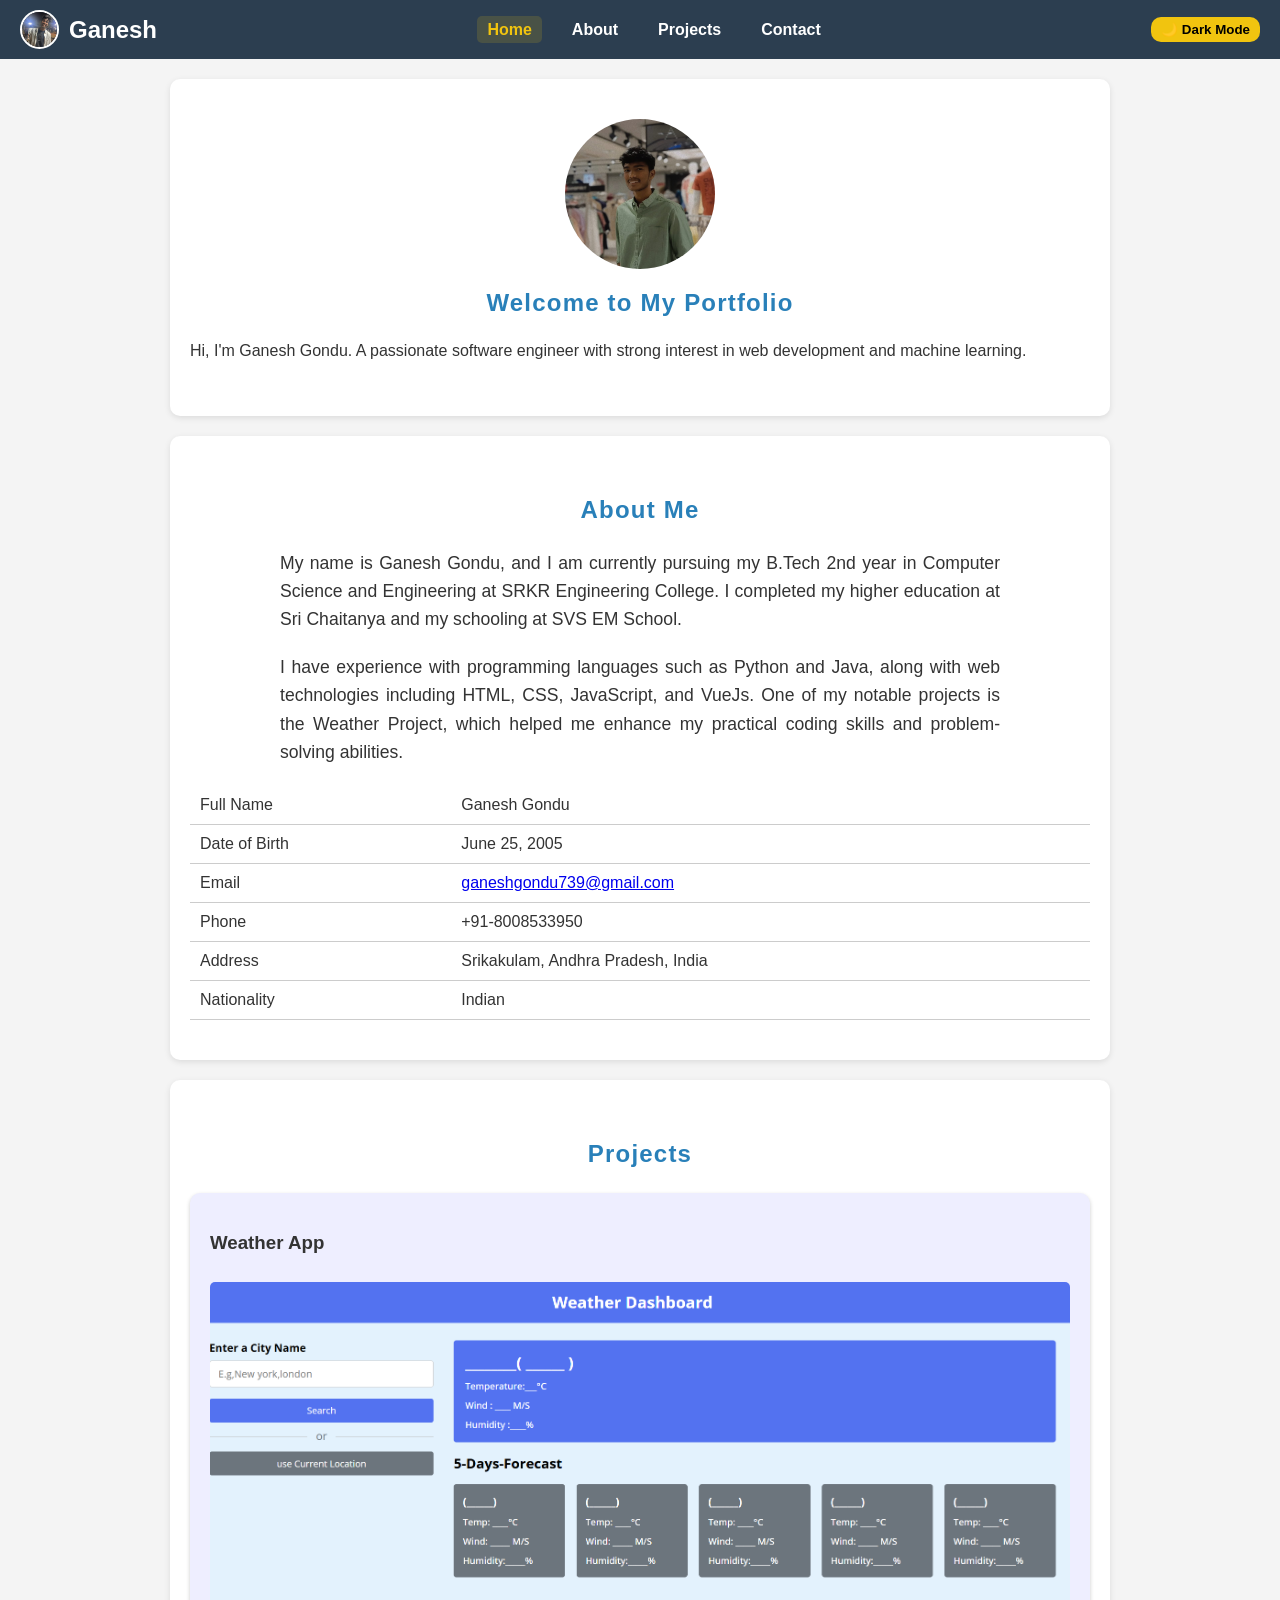
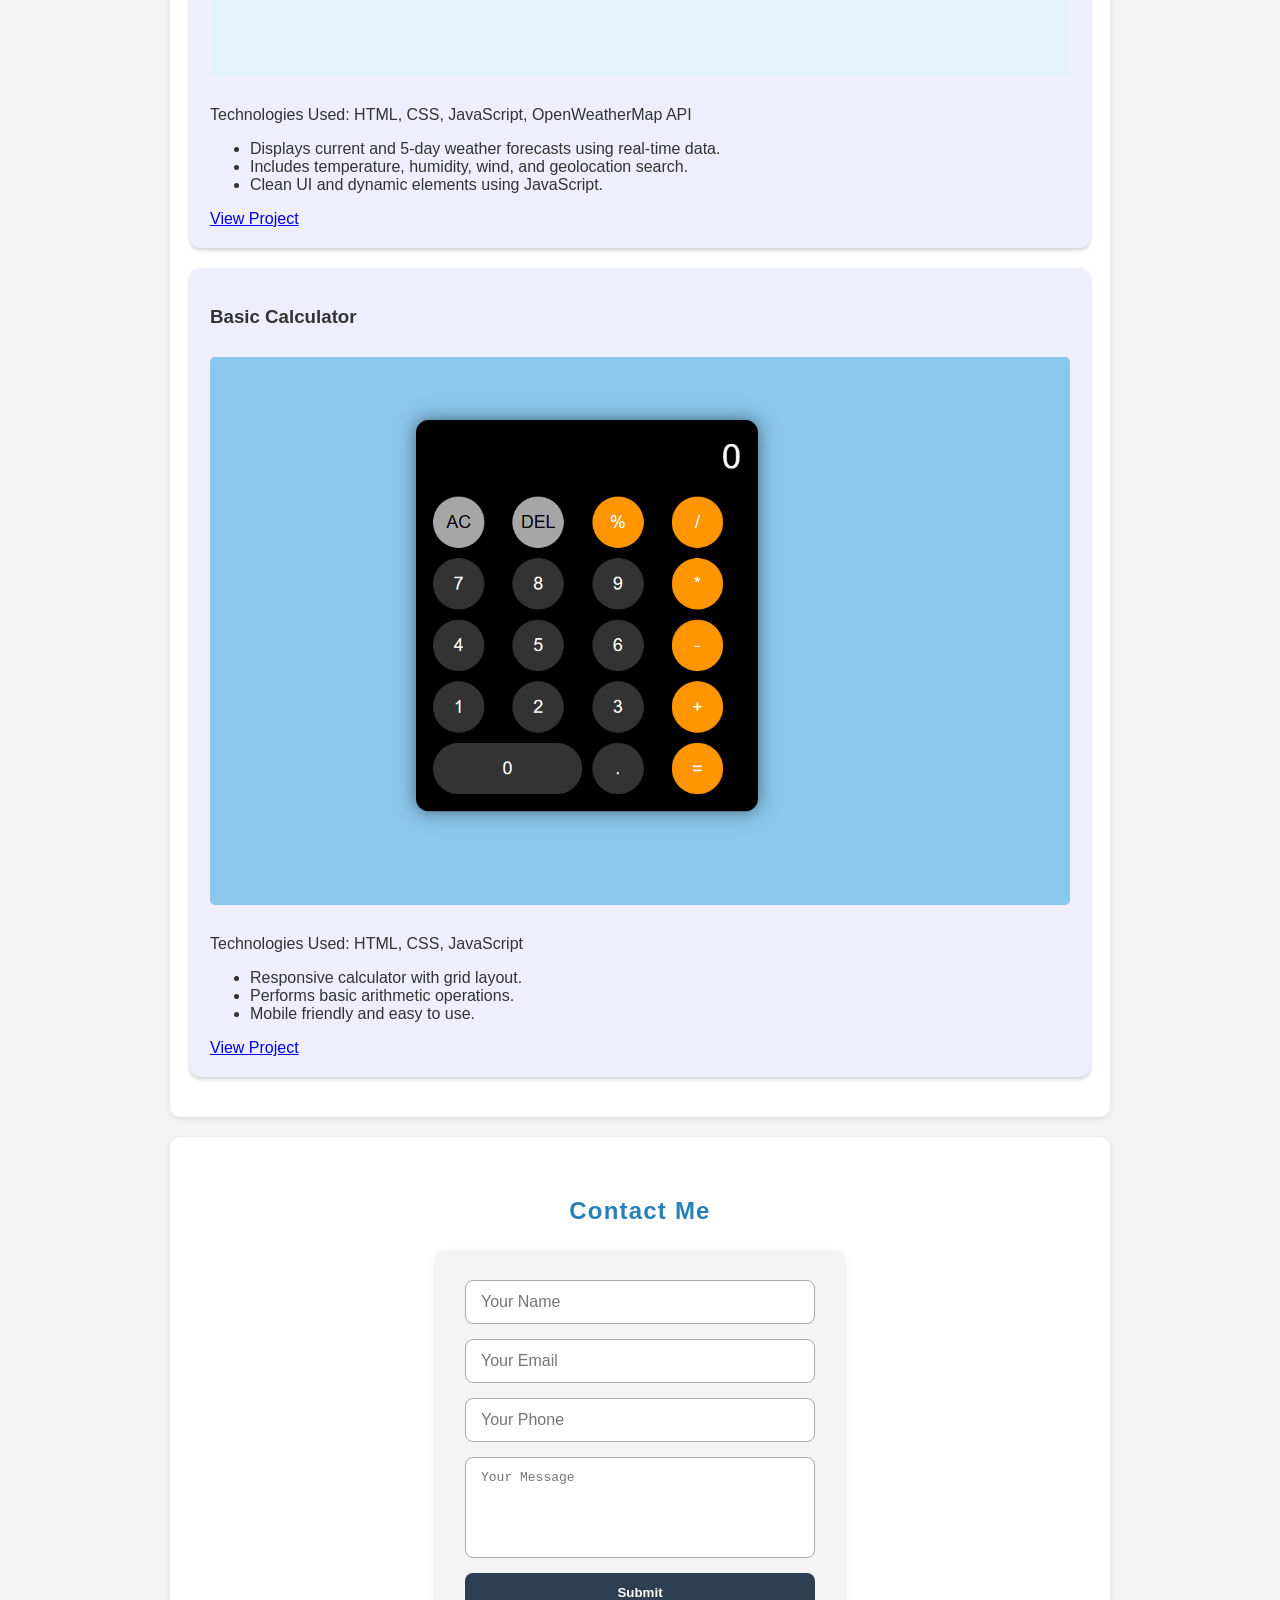
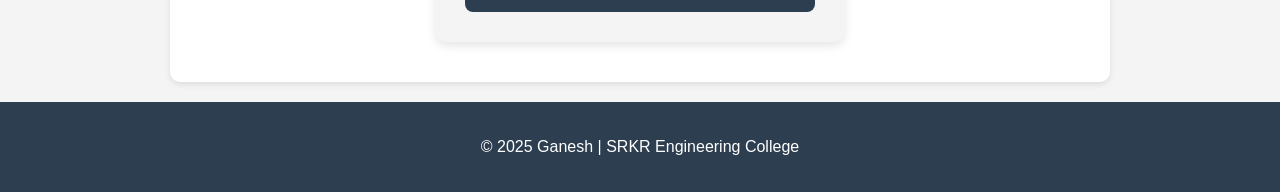
<file: index.html>
<!DOCTYPE html>
<html lang="en">
<head>
  <meta charset="UTF-8" />
  <meta name="viewport" content="width=device-width, initial-scale=1.0"/>
  <title>Ganesh Portfolio</title>
  <link rel="stylesheet" href="style.css" />
</head>
<body>
  <nav class="navbar">
    <div class="logo">
      <img src="ganesh.jpg" alt="Ganesh Photo" class="nav-profile-img" />
      Ganesh
    </div>
    <ul class="nav-links">
      <li><a href="#home" class="nav-link active">Home</a></li>
      <li><a href="#about" class="nav-link">About</a></li>
      <li><a href="#projects" class="nav-link">Projects</a></li>
      <li><a href="#contact" class="nav-link">Contact</a></li>
    </ul>
    <button id="darkModeToggle">🌙 Dark Mode</button>
  </nav>

  <section id="home" class="section">
    <img src="profile.jpg" alt="Ganesh Photo" class="profile-img"/>
    <h1 class="section-heading">Welcome to My Portfolio</h1>
    <p>Hi, I'm Ganesh Gondu. A passionate software engineer with strong interest in web development and machine learning.</p>
  </section>

  <section id="about" class="section">
    <h2 class="section-heading">About Me</h2>
    <p class="about-text">
      My name is Ganesh Gondu, and I am currently pursuing my B.Tech 2nd year in Computer Science and Engineering at SRKR Engineering College. I completed my higher education at Sri Chaitanya and my schooling at SVS EM School.
    </p>
    <p class="about-text">
      I have experience with programming languages such as Python and Java, along with web technologies including HTML, CSS, JavaScript, and VueJs. One of my notable projects is the Weather Project, which helped me enhance my practical coding skills and problem-solving abilities.
    </p>
    <table class="info-table">
      <tr><td>Full Name</td><td>Ganesh Gondu</td></tr>
      <tr><td>Date of Birth</td><td>June 25, 2005</td></tr>
      <tr><td>Email</td><td><a href="mailto:ganeshgondu739@gmail.com">ganeshgondu739@gmail.com</a></td></tr>
      <tr><td>Phone</td><td>+91-8008533950</td></tr>
      <tr><td>Address</td><td>Srikakulam, Andhra Pradesh, India</td></tr>
      <tr><td>Nationality</td><td>Indian</td></tr>
    </table>
  </section>

  <section id="projects" class="section">
    <h2 class="section-heading">Projects</h2>
    
    <div class="card">
      <h3>Weather App</h3>
      <img src="weather.png" alt="Weather App Screenshot" class="project-img" />
      <p>Technologies Used: HTML, CSS, JavaScript, OpenWeatherMap API</p>
      <ul>
        <li>Displays current and 5-day weather forecasts using real-time data.</li>
        <li>Includes temperature, humidity, wind, and geolocation search.</li>
        <li>Clean UI and dynamic elements using JavaScript.</li>
      </ul>
      <a href="https://ganeshgondu.github.io/weather/" target="_blank">View Project</a>
    </div>

    <div class="card calculator-project">
      <h3>Basic Calculator</h3>
      <img src="calculator.png" alt="Basic Calculator Screenshot" class="project-img" />
      <p>Technologies Used: HTML, CSS, JavaScript</p>
      <ul>
        <li>Responsive calculator with grid layout.</li>
        <li>Performs basic arithmetic operations.</li>
        <li>Mobile friendly and easy to use.</li>
      </ul>
      <a href="https://ganeshgondu.github.io/calculator/" target="_blank">View Project</a>
    </div>
  </section>

  <section id="contact" class="section contact-section">
    <h2 class="section-heading">Contact Me</h2>
    <form class="contact-form" id="contactForm">
      <input type="text" placeholder="Your Name" required />
      <input type="email" placeholder="Your Email" required />
      <input type="tel" placeholder="Your Phone" required />
      <textarea placeholder="Your Message" rows="5" required></textarea>
      <button type="submit">Submit</button>
    </form>
  </section>

  <footer>
    <p>&copy; 2025 Ganesh | SRKR Engineering College</p>
  </footer>

  <script src="script.js"></script>
</body>
</html>
</file>
<file: style.css>
:root {
  --bg-color: #f4f4f4;
  --text-color: #333;
  --section-bg: white;
  --accent: #2c3e50;
  --highlight: #f1c40f;
  --heading-color: #2980b9;
}

body {
  font-family: Arial, sans-serif;
  margin: 0;
  background-color: var(--bg-color);
  color: var(--text-color);
  transition: background-color 0.3s, color 0.3s;
}

body.dark {
  --bg-color: #121212;
  --text-color: #eee;
  --section-bg: #1e1e1e;
}

.navbar {
  display: flex;
  justify-content: space-between;
  align-items: center;
  background-color: var(--accent);
  padding: 10px 20px;
  color: white;
}

.logo {
  font-size: 1.5em;
  font-weight: bold;
  display: flex;
  align-items: center;
  gap: 10px;
}

.nav-profile-img {
  width: 35px;
  height: 35px;
  border-radius: 50%;
  object-fit: cover;
  border: 2px solid white;
}

.nav-links {
  list-style: none;
  display: flex;
  gap: 20px;
  margin: 0;
  padding: 0;
}

.nav-links li a {
  color: white;
  text-decoration: none;
  font-weight: bold;
  padding: 5px 10px;
  border-radius: 5px;
  transition: color 0.3s, background-color 0.3s;
}

.nav-links li a:hover,
.nav-links li a.active {
  color: var(--highlight);
  background-color: rgba(241, 196, 15, 0.15);
}

#darkModeToggle {
  background-color: var(--highlight);
  border: none;
  padding: 5px 10px;
  border-radius: 10px;
  cursor: pointer;
  font-weight: bold;
  transition: background-color 0.3s;
}

#darkModeToggle:hover {
  background-color: #d4af37;
}

.section {
  padding: 40px 20px;
  margin: 20px auto;
  max-width: 900px;
  background-color: var(--section-bg);
  border-radius: 10px;
  box-shadow: 0 2px 6px rgba(0,0,0,0.1);
}

.section-heading {
  text-align: center;
  color: var(--heading-color);
  margin-bottom: 25px;
  font-weight: 700;
  letter-spacing: 1.2px;
}

.profile-img {
  display: block;
  margin: 0 auto 20px;
  width: 150px;
  height: 150px;
  border-radius: 50%;
  object-fit: cover;
}

.about-text {
  text-align: justify;
  max-width: 720px;
  margin: 0 auto 20px;
  font-size: 1.1rem;
  line-height: 1.6;
}

.info-table {
  width: 100%;
  margin-top: 20px;
  border-collapse: collapse;
}

.info-table td {
  padding: 10px;
  border-bottom: 1px solid #ccc;
}

.card {
  padding: 20px;
  border-radius: 10px;
  background-color: #eef;
  box-shadow: 0 2px 4px rgba(0,0,0,0.2);
  margin-top: 20px;
  cursor: pointer;
  transition: transform 0.4s ease;
}

.card:hover {
  transform: translateY(-5px);
}

@keyframes swing {
  0% { transform: rotate(0deg); }
  25% { transform: rotate(5deg); }
  50% { transform: rotate(0deg); }
  75% { transform: rotate(-5deg); }
  100% { transform: rotate(0deg); }
}

.calculator-project:hover {
  animation: swing 0.6s ease-in-out forwards;
}

.project-img {
  max-width: 100%;
  margin: 10px 0;
  border-radius: 5px;
}

.contact-section {
  display: flex;
  flex-direction: column;
  align-items: center;
}

.contact-form {
  display: flex;
  flex-direction: column;
  gap: 15px;
  width: 350px;
  background-color: var(--bg-color);
  padding: 30px;
  border-radius: 12px;
  box-shadow: 0 4px 10px rgba(0,0,0,0.1);
}

.contact-form input,
.contact-form textarea {
  padding: 12px 15px;
  border-radius: 8px;
  border: 1.5px solid #aaa;
  font-size: 1em;
  resize: none;
  transition: border-color 0.3s;
}

.contact-form input:focus,
.contact-form textarea:focus {
  border-color: var(--highlight);
  outline: none;
}

.contact-form button {
  padding: 12px 20px;
  background-color: var(--accent);
  color: white;
  border: none;
  border-radius: 8px;
  cursor: pointer;
  font-weight: 700;
  transition: background-color 0.3s;
}

.contact-form button:hover {
  background-color: #1a242f;
}

footer {
  text-align: center;
  padding: 20px;
  background-color: var(--accent);
  color: white;
}
</file>
